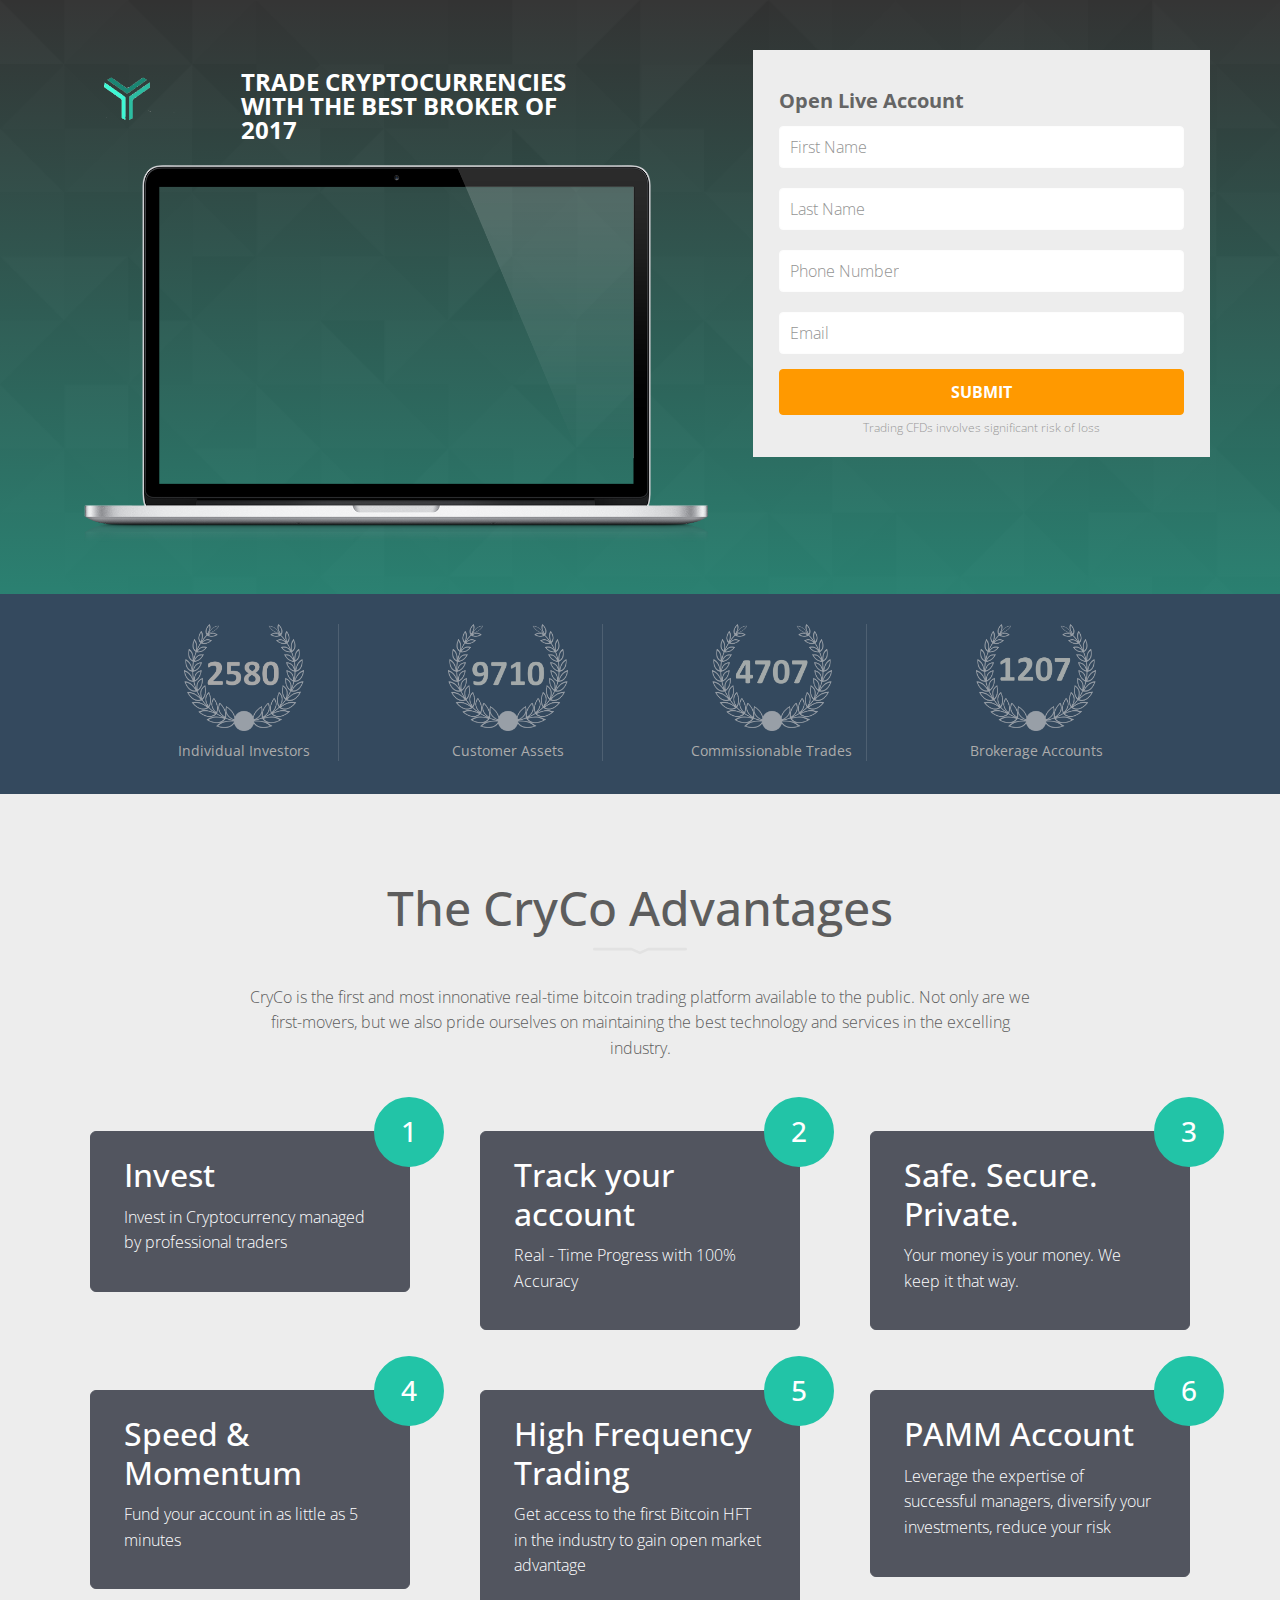
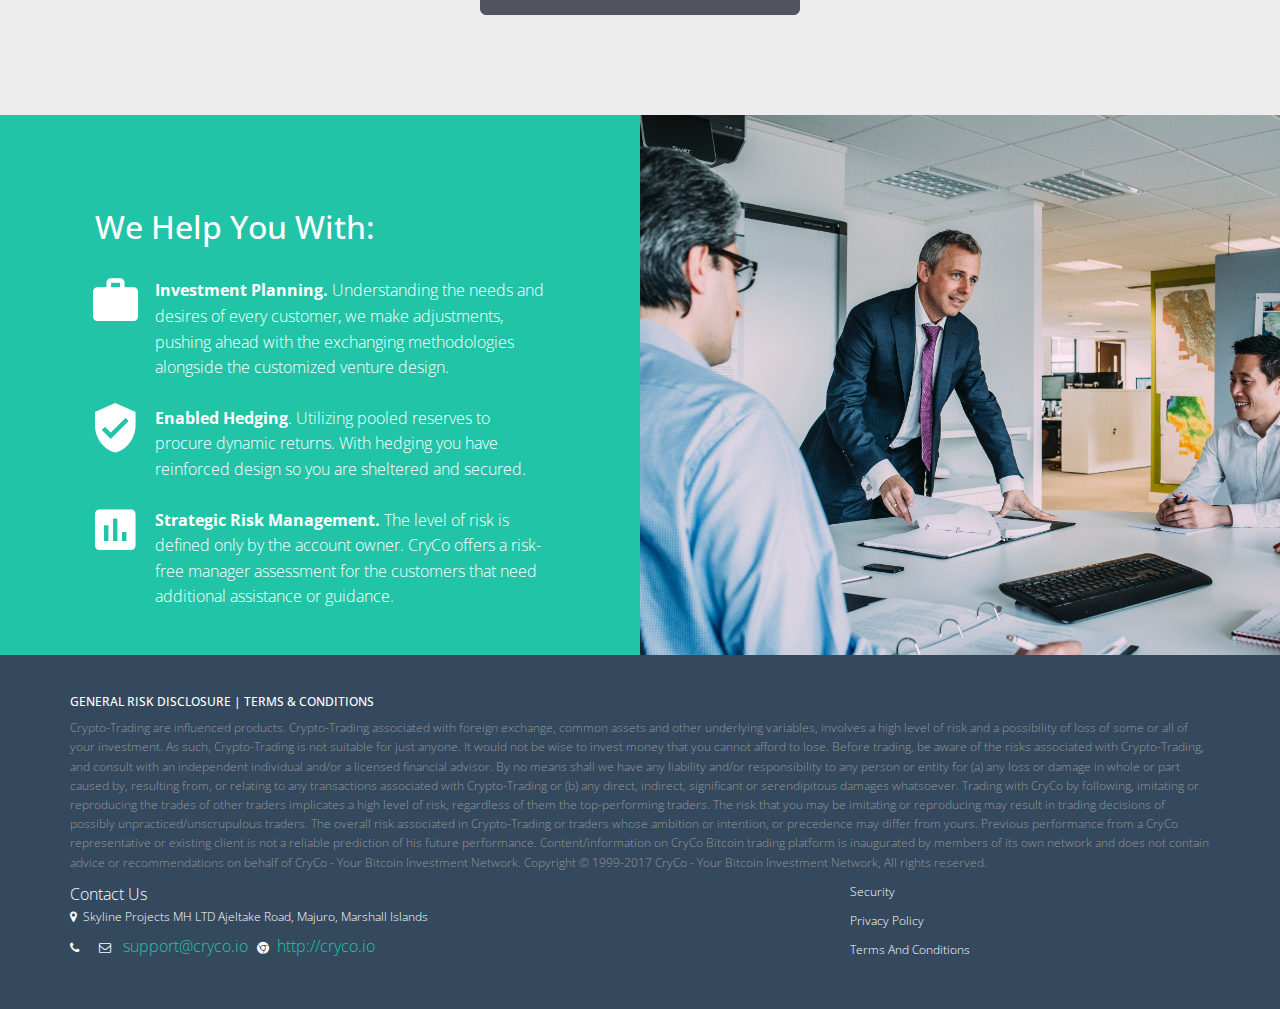
<file: index.html>
<!DOCTYPE html>
<html lang="en">
<head>
	<meta charset="utf-8">
	<meta http-equiv="X-UA-Compatible" content="IE=edge">
	<meta name="viewport" content="width=device-width, initial-scale=1">
	<!-- The above 3 meta tags *must* come first in the head; any other head content must come *after* these tags -->
	
	<!-- Website Title -->
	<title>CRYCO Landing Page </title>
	
	<meta property="og:site_name" content="" /> <!-- website name -->
	<meta property="og:site" content="" /> <!-- website link -->
	<meta property="og:title" content=""/> <!-- title shown in the actual shared post -->
	<meta property="og:description" content="" /> <!-- description shown in the actual shared post -->
	<meta property="og:image" content="" /> <!-- image link, make sure it's jpg -->
	<meta property="og:url" content="" /> <!-- where do you want your post to link to -->
	<meta property="og:type" content="article" />
	
	<!-- SEO Meta Tags -->
	<meta name="description" content="">
	<meta name="keywords" content="">
	
	<!-- Styles -->
	<link href="https://fonts.googleapis.com/css?family=Open+Sans:200,300,300i,500,700" rel="stylesheet">
	<link href="css/bootstrap.css" rel="stylesheet">
	<link href="css/font-awesome.css" rel="stylesheet">
	<link href="css/material-design-iconic-font.css" rel="stylesheet">
	<link href="css/swiper.css" rel="stylesheet">
	<link href="css/magnific-popup.css" rel="stylesheet">
	<link href="css/styles.css" rel="stylesheet">
	<link href="http://blazeworx.com/flags.css" rel="stylesheet">
	<!-- Favicon  -->
    <link rel="icon" href="images/favicon.png">
		
</head>
<body data-spy="scroll" data-target=".navbar-fixed-top">
	
	<!-- HEADER -->
	<header id="header" class="header background-tint">
		<div class="flex-container-wrapper"> <!-- IE fix for vertical alignment in flex box -->
			<div class="header-content">
				<div class="container">
					<div class="row row-small">
							<div class="col-sm-7 col-xs-12 logo_title">
                                <div class="row">
                                    <div class="col-sm-3 col-xs-4 logo">
                                        <img class="logo" src="images/Cryco_Logo.png" alt>
                                    </div>
                                    <div class="col-sm-7 col-xs-8 title">
                                        <h1 class="headline">TRADE CRYPTOCURRENCIES WITH THE BEST BROKER OF 2017</h1>
                                    </div>
                                </div>
                                <div class="row">
                                    <div class="col-sm-12 hidden-xs graph">
								<img id="mac-img" class="presenter-img img-responsive" src="images/mac.png" alt="Bitcoin chart picture">
                                    </div>
							</div>
                            </div>
                        
							<div class="col-sm-5 col-xs-12">
								<form id="RegistrationForm" data-toggle="validator">
									<p class="Openacc"><strong>Open Live Account </strong></p>
									<div class="form-group form-color">
										<input type="text" class="form-control-input" id="firstname" placeholder="First Name" required>
										<div class="help-block with-errors"></div>
									</div>

									<p><strong></strong></p>
									<div class="form-group form-color">
										<input type="text" class="form-control-input" id="lastname" placeholder="Last Name" required>
										<div class="help-block with-errors"></div>
									</div>

									<p><strong></strong></p>
									<div class="form-group form-color">
										<input type="text" class="form-control-input" id="phone" placeholder="Phone Number" required>
										<div class="help-block with-errors"></div>
									</div>
									
									<p><strong></strong></p>
									<div class="form-group form-color">
										<input type="email" class="form-control-input" id="email" placeholder="Email" required>
										<div class="help-block with-errors"></div>
									</div>
                                    <div class="form-group form-color">
                                        <div class="form-group">
                                            <div class="flagstrap" id="select_country" data-input-name="NewBuyer_country" data-selected-country="">
                                            </div>
                                        </div>
										<div class="help-block with-errors">
									</div>   
									<button type="submit" class="form-control-submit-button"><strong>SUBMIT</strong></button>
									<div class="form-message">
										<div id="msgSubmit" class="h3 text-center hidden"></div>
									</div>
                                    <div class="form-group loss"> Trading CFDs involves significant risk of loss
                                    </div>
                                    </div>
								</form>
							</div> <!-- end of col-md-6 -->
                            
                            
                            
                            
                            
                            
						 <!-- end of header-content-wrapper -->
					</div> <!-- end of row -->
				</div> <!-- end of container -->
			</div> <!-- end of header-content -->
		</div> <!-- end of IE vertical alignment fix -->
	</header> <!-- end of header -->
	
	
	<!-- STATISTICS -->
	<div class="statistics">
		<div class="container">
			<div class="row">
				<div class="col-md-12 text-center">
					<div class="number-container achiev-border">
					<img class="img-responsive achievements" src="/images/2580Investors.png" alt="Investors">
					<p class="big-numbers-heading">Individual Investors</p>
					</div>
					<div class="number-container achiev-border">
					<img class="img-responsive achievements" src="/images/9710Customerassets.png" alt="Customer Assets">
                    <p class="big-numbers-heading">Customer Assets</p>
					</div>
					<div class="number-container achiev-border">
					<img class="img-responsive achievements" src="/images/4707CommissionableTrades.png" alt="Commissionable Trades">
                    <p class="big-numbers-heading">Commissionable Trades</p>
					</div>
					<div class="number-container">
					<img class="img-responsive achievements" src="/images/1207BrokerageAccounts.png" alt="Brokerage Accounts">
                    <p class="big-numbers-heading">Brokerage Accounts</p>
					</div>
				</div>
			</div> <!-- end of row -->
		</div> <!-- end of container -->
	</div> <!-- end of statistics -->
	
	
	<!-- DURATION -->
	<div class="duration">
		<div class="container">
			<h2 class="text-center crycosub">The CryCo Advantages</h2>
			<img class="decorative-line" src="images/decorative-line.svg" alt="decorative line">
			<p class="crycosub seventy-percent-width">CryCo is the first and most innonative real-time bitcoin
trading platform available to the public. Not only are we
first-movers, but we also pride ourselves on maintaining the
best technology and services in the excelling industry.</p>
			<div class="row">
				<div class="col-md-4">
					<div class="duration-pane">
						<div class="day-circle">1</div>
						<h3>Invest</h3>
						<p>Invest in Cryptocurrency managed by professional traders</p>
					</div>
				</div>
				<div class="col-md-4">
					<div class="duration-pane">
						<div class="day-circle">2</div>
						<h3>Track your account</h3>
						<p>Real - Time Progress with 100% Accuracy</p>
	
					</div>
				</div>
				<div class="col-md-4">
					<div class="duration-pane">
						<div class="day-circle">3</div>
						<h3>Safe. Secure. Private.</h3>
						<p>Your money is your money. We keep it that way.</p>
					</div>
				</div>
			</div> <!-- end of row -->
            
            <div class="row">
				<div class="col-md-4">
					<div class="duration-pane">
						<div class="day-circle">4</div>
						<h3>Speed &#38; Momentum</h3>
						<p>Fund your account
in as little as 5 minutes</p>
					</div>
				</div>
				<div class="col-md-4">
					<div class="duration-pane">
						<div class="day-circle">5</div>
						<h3>High Frequency Trading</h3>
						<p>Get access to the first Bitcoin HFT in the industry to gain open market advantage</p>
					</div>
				</div>
				<div class="col-md-4">
					<div class="duration-pane">
						<div class="day-circle">6</div>
						<h3>PAMM Account</h3>
						<p>Leverage the expertise of successful managers, diversify your investments, reduce your risk </p>
					</div>
				</div>
			</div> <!-- end of row -->
		</div> <!-- end of container -->
        
	</div> <!-- end of duration -->
		<!-- FACTS 2 -->
	<div class="facts-2 clearfix">
		<div class="facts-2-image-pane">
		</div>

		<div class="facts-2-text-pane">
			<div class="facts-2-text-pane-container clearfix">
				<div class="facts-wrapper">
					<h3>We Help You With:</h3>
					<ul class="zmdi-hc-ul">
						<li><i class="zmdi-hc-li zmdi zmdi-case zmdi-hc-3x"></i><strong>Investment Planning.</strong> Understanding the needs and desires of every customer, we make adjustments, pushing ahead with the exchanging methodologies alongside the customized venture design.</li>
						<li><i class="zmdi-hc-li zmdi zmdi-shield-check zmdi-hc-3x"></i><strong>Enabled Hedging</strong>. Utilizing pooled reserves to procure dynamic returns. With hedging you have reinforced design so you are sheltered and secured.</li>
						<li><i class="zmdi-hc-li zmdi zmdi-chart zmdi-hc-3x"></i><strong>Strategic Risk Management.</strong> The level of risk is defined only by the account owner. CryCo offers a risk-free manager assessment for the customers that need additional assistance or guidance. </li>
					</ul>
				</div>
			</div>
		</div>
	</div> <!-- end of facts-2 -->

	<!-- FOOTER -->
	<div id="footer" class="footer">
		<div class="container">
            <div class="row">
               <div class="col-md-12">
                   <h6>GENERAL RISK DISCLOSURE | TERMS &#38; CONDITIONS</h6>
                   <p class="footer-risk">Crypto-Trading are influenced products. Crypto-Trading associated with foreign exchange, common assets and other underlying variables, involves a high level of risk and a possibility of loss of some or all of your investment. As such, Crypto-Trading is not suitable for just anyone. It would not be wise to invest money that you cannot afford to lose. Before trading, be aware of the risks associated with Crypto-Trading, and consult with an independent individual and/or a licensed financial advisor. By no means shall we have any liability and/or responsibility to any person or entity for (a) any loss or damage in whole or part caused by, resulting from, or relating to any transactions associated with Crypto-Trading or (b) any direct, indirect, significant or serendipitous damages whatsoever. Trading with CryCo by following, imitating or reproducing the trades of other traders implicates a high level of risk, regardless of them the top-performing traders. The risk that you may be imitating or reproducing may result in trading decisions of possibly unpracticed/unscrupulous traders. The overall risk associated in Crypto-Trading or traders whose ambition or intention, or precedence may differ from yours. Previous performance from a CryCo representative or existing client is not a reliable prediction of his future performance. Content/information on CryCo Bitcoin trading platform is inaugurated by members of its own network and does not contain advice or recommendations on behalf of CryCo - Your Bitcoin Investment Network. Copyright © 1999-2017 CryCo - Your Bitcoin Investment Network, All rights reserved.</p>
                </div>
            </div>
			<div class="row">
				<div class="col-md-8">
					<div class="footer-pane">
						<div class="footer-details">
							<h7>Contact Us</h7>
							<p><i class="fa fa-map-marker" aria-hidden="true"></i> Skyline Projects MH LTD Ajeltake Road, Majuro, Marshall Islands</p>
							<p><i class="fa fa-phone" aria-hidden="true"><a class="phone-number" href="tel:003024630820"></a></i>&nbsp;&nbsp;
							<i class="fa fa-envelope-o" aria-hidden="true"><a href="mailto:support@cryco.io" target="_blank"> support@cryco.io</a></i>&nbsp;&nbsp;<i class="fa fa-chrome" aria-hidden="true"><a href="http://cryco.io" target="_blank">http://cryco.io</a></i></p>
						</div>
					</div>
				</div>
				
				<div class="col-md-4">
					<div class="footer-pane">
						<p>Security</p>
						<p>Privacy Policy</p>
						<p>Terms And Conditions</p>
					</div>
				</div>
				
			</div> <!-- end of row -->
		</div> <!-- end of container -->
	</div> <!-- end of footer -->
	
	<!-- SCRIPTS -->
	<script src="js/jquery-2.2.4.min.js" type="text/javascript"></script> <!-- jQuery v2.2.4 - necessary for Bootstrap's JavaScript plugins -->
	<script src="js/bootstrap.min.js" type="text/javascript"></script> <!-- Bootstrap v3.3.7 -->
	<script src="js/jquery.easing.min.js" type="text/javascript"></script> <!-- jQuery Easing v1.3 for smooth scrolling between anchors -->
	<script src="js/jquery.magnific-popup.js" type="text/javascript"></script> <!-- Magnific Popup v1.1.0 for lightboxes -->
	<script src="js/waypoints.min.js" type="text/javascript"></script> <!-- jQuery Waypoints v2.0.3 required by Counter-Up -->
	<script src="js/jquery.counterup.min.js" type="text/javascript"></script> <!-- Counter-Up v1.0 for statistics -->
	<script src="js/validator.min.js" type="text/javascript"></script> <!--  Validator.js v0.11.8 Bootstrap plugin that validates the registration form -->
	<script src="js/scripts.js" type="text/javascript"></script> <!-- Custom scripts -->
    <script src="http://blazeworx.com/jquery.flagstrap.min.js"></script>
    <script>
$(document).ready(function () {
    $('#select_country').attr('data-selected-country','CN');
    $('#select_country').flagStrap();
});
</script>
             
   
    <!--Bitcoin Script -->
    <script>
  (function(b,i,t,C,O,I,N) {
    window.addEventListener('load',function() {
      if(b.getElementById(C))return;
      I=b.createElement(i),N=b.getElementsByTagName(i)[0];
      I.src=t;I.id=C;N.parentNode.insertBefore(I, N);
    },false)
  })(document,'script','https://widgets.bitcoin.com/widget.js','btcwdgt');
</script>
	<!--Bitcoin Script End -->

</body>
</html>
</file>
<file: css/styles.css>
/*****************************************
Colors:
- Darkest, navbar, first background: #1a1b20
- Darker, second background: #24252c
- Dark, nav-pills: #52555f
- Green, regular buttons: #00bb5c
- Dark green, buttons on green: #00763a
- Text: #fff
- Cryco: #22c4a7
******************************************/

/******************************/
/*     01. GENERAL STYLES     */
/******************************/
body {
	color: #fff;
	font: 300 16px/1.6em "Open Sans", sans-serif;
}

h1 {
	font: 500 38px/1.1em "Open Sans", serif;
}

h2 {
	font: 500 36px/1.1em "Open Sans", sans-serif;
}

h3 {
	font: 500 26px/1.2em "Open Sans", sans-serif;
}

h4 {
	font: 500 22px/1.4em "Open Sans", sans-serif;
}

h5 {
	font: 500 20px/1.5em "Open Sans", sans-serif;
}

p {
	font: 300 16px/1.6em "Open Sans", sans-serif;
}

p.seventy-percent-width {
	width: 100%;
	text-align: center;
}

a {
	color: #22c4a7;
	text-decoration: none;
}

a:hover {
	color: #fff;
	text-decoration: none;
}

img.decorative-line {
	display: block;
	width: 94px;
	height: 8px;
	margin: 15px auto 30px auto;
}

.button-solid {
	display: inline-block;
	max-width: 250px;
	height: 42px;
	padding-right: 34px;
	padding-left: 34px;
	border: 1px solid #22c4a7;
	border-radius: 50px;
	background-color: #22c4a7;
	color: #fff;
	font: 500 15px/40px "Open Sans", sans-serif;
	transition: border .3s ease, background-color .3s ease, color .3s ease;
}

.button-solid.large {
	height: 54px;
	margin-top: 20px;
	padding-right: 38px;
	padding-left: 38px;
	border: 1px solid #22c4a7;
	border-radius: 50px;
	background-color: #22c4a7;
	font: 500 18px/51px "Open Sans", sans-serif;
}

.button-solid:hover,
.button-solid.large:hover {
	border: 1px solid #25c86a;
	background-color: transparent;
	color: #fff;
	text-decoration: none;
}

.button-outline {
	display: inline-block;
	max-width: 250px;
	height: 42px;
	padding-right: 34px;
	padding-left: 34px;
	border: 1px solid #fff;
	border-radius: 50px;
	background-color: transparent;
	color: #fff;
	font: 500 15px/40px "Open Sans", sans-serif;
	transition: border .3s ease, background-color .3s ease, color .3s ease;
}

.button-outline:hover {
	border: 1px solid #25c86a;
	background-color: #25c86a;
}


/******************************/
/*      LOGO/HEADLINE   */
/******************************/

.logo{
    height: 50px;
    margin-top: 2px;
}

.headline{
    font-size: 24px!important;
    font-weight: 700!important;
    color: white!important;
    margin-top: 0!important;
}

.logo_title{
    padding-top: 20px;
    display: flex;
    flex-direction: column;
}

/************Achievements********************/
.achievements{
    width: 120px;
    display: block;
    margin: auto;
    margin-bottom: 10px;
}

img{
    vertical-align: middle;
    border: 0;
}

.achiev-border{
    border-right: 1px solid rgba(186,190,196,0.2);
}
/****************Form ********************/

#RegistrationForm {
    border: 1px solid #ededed;
    background-color: #ededed;
    padding: 15px 25px 0px 25px;
}

.Openacc {
    color: #656565;
}

.loss{
    color: #989898;
    text-align: center;
    font-size: 75%;
}

.form-control-input {
	height: 40px;
	width: 100%;
	padding-left: 10px;
	background-color: #ffffff;
	border: 1px solid #fdfdfd;
	border-radius: 4px;	
	color: #656565;
	font: 300 16px/1.6em "Open sans", sans-serif;
	-webkit-appearance: none; /* removes inner shadow on form inputs on ios safari */
}

.form-control-textarea {
	width: 100%;
	padding-left: 10px;
	border: 1px solid #52555f;
	border-radius: 4px;
	background-color: #52555f;
	color: #656565;
	font: 300 16px/1.6em "Open Sans", sans-serif;
}

.form-control-submit-button {
	display: block;
	width: 100%;
	height: 40px;
	border: 1px solid #FF9900;
	border-radius: 4px;
	background-color: #FF9900;
	color: #fff;
	font: 500 16px/36px "Open Sans", sans-serif;
	transition: background-color .3s ease, color .3s ease;
}

.form-control-submit-button:hover {
	background-color: transparent;
	color: #fff;
}

.form-control-input::-webkit-input-placeholder,
.form-control-textarea::-webkit-input-placeholder { /* WebKit, Blink, Edge */
    color: #656565;
	opacity: 0.7;
}

.form-control-input:-moz-placeholder,
.form-control-textarea:-moz-placeholder { /* Mozilla Firefox 4 to 18 */
   	color: #656565;
	opacity: 0.7;
}

.form-control-input::-moz-placeholder,
.form-control-textarea::-moz-placeholder { /* Mozilla Firefox 19+ */
	color: #656565;
	opacity: 0.7;
}

.form-control-input:-ms-input-placeholder,
.form-control-textarea:-ms-input-placeholder { /* Internet Explorer 10-11 */
   	color:#656565;
	opacity: 0.7;
}

.flagstrap{
  
}
/****************Form End********************/


/* Form Success And Error Message Formatting */
#msgSubmit.h3.text-center.tada.animated.text-success,
#cmsgSubmit.h3.text-center.tada.animated.text-success,
#msgSubmit.h3.text-center.text-danger,
#cmsgSubmit.h3.text-center.text-danger {
	margin-top: 12px;
	margin-bottom: 8px;
	color: #fff;
	font: 300 18px/1em "Open Sans", sans-serif;
}

#cmsgSubmit.h3.text-center.tada.animated.text-success,
#cmsgSubmit.h3.text-center.text-danger {
	display: block;
}

.help-block.with-errors {
	margin-top: 6px;
	margin-bottom: 0px;
	color: #ff3d39;
	font-size: 14px;
	line-height: 1.2em;
}

.help-block.with-errors ul {
	margin-bottom: 0px;
}

/* Form Success And Error Message Animation From Animate.css */
@-webkit-keyframes tada {
	from {
		-webkit-transform: scale3d(1, 1, 1);
		-ms-transform: scale3d(1, 1, 1);
		transform: scale3d(1, 1, 1);
	}

	10%, 20% {
		-webkit-transform: scale3d(.9, .9, .9) rotate3d(0, 0, 1, -3deg);
		-ms-transform: scale3d(.9, .9, .9) rotate3d(0, 0, 1, -3deg);
		transform: scale3d(.9, .9, .9) rotate3d(0, 0, 1, -3deg);
	}

	30%, 50%, 70%, 90% {
		-webkit-transform: scale3d(1.1, 1.1, 1.1) rotate3d(0, 0, 1, 3deg);
		-ms-transform: scale3d(1.1, 1.1, 1.1) rotate3d(0, 0, 1, 3deg);
		transform: scale3d(1.1, 1.1, 1.1) rotate3d(0, 0, 1, 3deg);
	}

	40%, 60%, 80% {
		-webkit-transform: scale3d(1.1, 1.1, 1.1) rotate3d(0, 0, 1, -3deg);
		-ms-transform: scale3d(1.1, 1.1, 1.1) rotate3d(0, 0, 1, -3deg);
		transform: scale3d(1.1, 1.1, 1.1) rotate3d(0, 0, 1, -3deg);
	}

	to {
		-webkit-transform: scale3d(1, 1, 1);
		-ms-transform: scale3d(1, 1, 1);
		transform: scale3d(1, 1, 1);
	}
}

@keyframes tada {
	from {
		-webkit-transform: scale3d(1, 1, 1);
		-ms-transform: scale3d(1, 1, 1);
		transform: scale3d(1, 1, 1);
	}

	10%, 20% {
		-webkit-transform: scale3d(.9, .9, .9) rotate3d(0, 0, 1, -3deg);
		-ms-transform: scale3d(.9, .9, .9) rotate3d(0, 0, 1, -3deg);
		transform: scale3d(.9, .9, .9) rotate3d(0, 0, 1, -3deg);
	}

	30%, 50%, 70%, 90% {
		-webkit-transform: scale3d(1.1, 1.1, 1.1) rotate3d(0, 0, 1, 3deg);
		-ms-transform: scale3d(1.1, 1.1, 1.1) rotate3d(0, 0, 1, 3deg);
		transform: scale3d(1.1, 1.1, 1.1) rotate3d(0, 0, 1, 3deg);
	}

	40%, 60%, 80% {
		-webkit-transform: scale3d(1.1, 1.1, 1.1) rotate3d(0, 0, 1, -3deg);
		-ms-transform: scale3d(1.1, 1.1, 1.1) rotate3d(0, 0, 1, -3deg);
		transform: scale3d(1.1, 1.1, 1.1) rotate3d(0, 0, 1, -3deg);
	}

	to {
		-webkit-transform: scale3d(1, 1, 1);
		-ms-transform: scale3d(1, 1, 1);
		transform: scale3d(1, 1, 1);
	}
}

.tada {
	-webkit-animation-name: tada;
	animation-name: tada;
}

.animated {
	-webkit-animation-duration: 1s;
	animation-duration: 1s;
	-webkit-animation-fill-mode: both;
	animation-fill-mode: both;
}
/* end of form success and error message animation from Animate.css */


/* Fade-move Animation Details Lightbox */
/* at start */
.my-mfp-slide-bottom .zoom-anim-dialog {
	opacity: 0;
	transition: all 0.2s ease-out;
	-webkit-transform: translateY(-20px) perspective( 600px ) rotateX( 10deg );
	-ms-transform: translateY(-20px) perspective( 600px ) rotateX( 10deg );
	transform: translateY(-20px) perspective( 600px ) rotateX( 10deg );
}

/* animate in */
.my-mfp-slide-bottom.mfp-ready .zoom-anim-dialog {
	opacity: 1;
	-webkit-transform: translateY(0) perspective( 600px ) rotateX( 0 ); 
	-ms-transform: translateY(0) perspective( 600px ) rotateX( 0 ); 
	transform: translateY(0) perspective( 600px ) rotateX( 0 ); 
}

/* animate out */
.my-mfp-slide-bottom.mfp-removing .zoom-anim-dialog {
	opacity: 0;
	-webkit-transform: translateY(-10px) perspective( 600px ) rotateX( 10deg ); 
	-ms-transform: translateY(-10px) perspective( 600px ) rotateX( 10deg ); 
	transform: translateY(-10px) perspective( 600px ) rotateX( 10deg ); 
}

/* Dark overlay, start state */
.my-mfp-slide-bottom.mfp-bg {
	opacity: 0;
	transition: opacity 0.3s ease-out;
}

/* animate in */
.my-mfp-slide-bottom.mfp-ready.mfp-bg {
	opacity: 0.8;
}

/* animate out */
.my-mfp-slide-bottom.mfp-removing.mfp-bg {
	opacity: 0;
}
/* end of fade-move animation details lightbox */


/* Fade Animation For Image Swiper Gallery */
@-webkit-keyframes fadeIn {
	from {
		opacity: 0;
	}

	to {
		opacity: 1;
	}
}

@keyframes fadeIn {
	from {
		opacity: 0;
	}

	to {
		opacity: 1;
	}
}

.fadeIn {
	-webkit-animation: fadeIn 0.6s;
	animation: fadeIn 0.6s;
}

@-webkit-keyframes fadeOut {
	from {
		opacity: 1;
	}

	to {
		opacity: 0;
	}
}

@keyframes fadeOut {
	from {
		opacity: 1;
	}

	to {
		opacity: 0;
	}
}

.fadeOut {
	-webkit-animation: fadeOut 0.8s;
	animation: fadeOut 0.8s;
}
/* end of fade animation for image swiper gallery */


/*************************/
/*     02. PRELOADER     */
/*************************/
.spinner-wrapper {
	position: fixed;
	z-index: 999999;
	top: 0;
	right: 0;
	bottom: 0;
	left: 0;
	background: rgba(26, 27, 32, 1);
}

.spinner {
	position: absolute;
	top: 50%; /* centers the loading animation vertically one the screen */
	left: 50%; /* centers the loading animation horizontally one the screen */
	width: 60px;
	height: 20px;
	margin: -10px 0 0 -30px; /* is width and height divided by two */ 
	text-align: center;
}

.spinner > div {
	display: inline-block;
	width: 16px;
	height: 16px;
	border-radius: 100%;
	background-color: #fff;
	-webkit-animation: sk-bouncedelay 1.4s infinite ease-in-out both;
	animation: sk-bouncedelay 1.4s infinite ease-in-out both;
}

.spinner .bounce1 {
	-webkit-animation-delay: -0.32s;
	animation-delay: -0.32s;
}

.spinner .bounce2 {
	-webkit-animation-delay: -0.16s;
	animation-delay: -0.16s;
}

@-webkit-keyframes sk-bouncedelay {
	0%, 80%, 100% { 
		-webkit-transform: scale(0); 
	}
	
	40% {
		-webkit-transform: scale(1.0);
	}
}

@keyframes sk-bouncedelay {
	0%, 80%, 100% { 
		-webkit-transform: scale(0);
		-ms-transform: scale(0);
		transform: scale(0);
	}
	
	40% { 
		-webkit-transform: scale(1.0);
		-ms-transform: scale(1.0);
		transform: scale(1.0);
	}
}


/**************************/
/*     03. NAVIGATION     */
/**************************/
.navbar {
	border-bottom: 1px solid #1a1b20;
	background: #1a1b20;
}

.navbar .nav.navbar-nav {
	margin-top: 0px;
	margin-bottom: 0px;
	padding-top: 10px;
	padding-bottom: 10px;
}

.navbar .navbar-collapse {
	border-top: none;
}

/* Logo */
.navbar .navbar-brand {
	margin-top: 6px;
	margin-bottom: 6px;
	padding-top: 12px;
}

.navbar .navbar-brand img {
	width: 100px;
	height: 26px;
}

/* Menu links */
.navbar .nav.navbar-nav li a {
	color: #fff;
	opacity: 0.8;
	font: 500 14px/1em "Open Sans", sans-serif; 
}

.navbar .nav.navbar-nav li a:hover,
.navbar .nav.navbar-nav li.active a {
	background-color: transparent;
	color: #fff;
	opacity: 1;
}

/* Mobile menu toggle button - pressed */
.navbar .navbar-toggle,
.navbar .navbar-toggle:hover,
.navbar .navbar-toggle:active,
.navbar .navbar-toggle.collapsed:active {
	margin-top: 16px;
	border: 1px solid #fff;
	background-color: #fff;
}

.navbar .navbar-toggle .icon-bar,
.navbar .navbar-toggle:hover .icon-bar,
.navbar .navbar-toggle:active .icon-bar,
.navbar .navbar-toggle.collapsed:active .icon-bar {
	background-color: #58637e;
} 
/* end of mobile menu toggle button - pressed */

/* Mobile menu toggle button */
.navbar .navbar-toggle.collapsed {
	border: 1px solid transparent;
	background-color: transparent;
}

.navbar .navbar-toggle.collapsed .icon-bar {
	background-color: #fff;
}
/* end of mobile menu toggle button */

/* Navbar in mobile mode on medium displays */
.navbar-header {
	float: none;
}

.navbar-left,.navbar-right {
	float: none !important;
}

.navbar-toggle {
	display: block;
}

.navbar-collapse.collapse {
	display: none!important;
}

.navbar-nav > li {
	float: none;
}

.navbar-right {
	margin-right: 0px;
}

.collapse.in {
	display: block !important;
}

.navbar-nav > li > a {
	padding-top: 10px;
	padding-bottom: 10px;
}
/* end of navbar in mobile mode on medium displays */


/**********************/
/*     04. HEADER     */
/**********************/
.header {
	position: relative;
	width: 100%;
	min-height: 100%;
    background-image: linear-gradient(rgba(34, 196, 167, 0),rgba(34, 196, 167, 0.53)), url('/images/footer_lodyas.png');
    background-color: #22c4a7;
	background-size: cover;
}


/* IE fix for vertical alignment in flex box */
.header .flex-container-wrapper {
	display: flex;
	flex-direction: column;
	height: 100%; 
}

.header .header-content {
	display: flex;
	flex-direction: column;
	justify-content: center;
	min-height: 50vh;
	padding-top: 50px;
	padding-bottom: 0px;
    margin-bottom: -10px;
	text-align: center;
}

.header .countdown {
	font: 500 32px/0.5em "Open Sans", sans-serif;
	margin-bottom: 25px;
	text-align: center;
}

.header .countdown #clock .counter-number {
	display: inline-block;
	width: 100px;
	height: 100px;
	margin-right: 12px;
	padding-top: 33px;
	margin-top: 15px;
	border: 2px solid #fff;
	border-radius: 50%;
	background-color: transparent;
	text-align: center;
}

.header .countdown #clock .separator {
	display: none;
	height: 30px;
	vertical-align: top;
	margin-top: 30px;
	margin-right: 10px;
	margin-left: 10px;
}

.header .countdown #clock .timer-text {
	font: 300 12px/1em "Open Sans", sans-serif;
	text-align: center;
}

.header p {
	margin-top: 20px;
	margin-right: 10px;
	font: 300 20px/1.5em "Open Sans", sans-serif;
	text-align: center;
}

.header .form-control-input {
	height: 42px;
}

.header .form-control-submit-button {
	height: 46px;
}

/* Magnific Popup Terms And Conditions Content */
.terms-and-conditions-container {
	position: relative;
	max-width: 1000px;
	margin: 40px auto;
	padding: 25px;
	background: #24252c;
	text-align: left;
}

.terms-and-conditions-container h3 {
	margin-top: 0px;
	text-align: center;
}

.terms-and-conditions-container h4 {
	margin-top: 25px;
	margin-bottom: 10px;
}

.terms-and-conditions-container hr {
	width: 40px;
	margin-top: 14px;
	margin-bottom: 12px;
	margin-right: auto;
	margin-left: auto;
	border: 1px solid #dcdcdc;
}

.terms-and-conditions-container ul {
	margin-top: 0px;
	margin-bottom: 5px;
	padding-left: 30px;
}

.terms-and-conditions-container .highlight-box {
	margin-top: 25px;
	padding: 1px 23px 12px 23px;
	background-color: #52555f;
}

.terms-and-conditions-container .highlight-box p {
	margin-top: 16px;
	margin-bottom: 8px;
	font-style: italic;
}

.terms-and-conditions-container .buttons {
	text-align: center;
	margin-bottom: 8px;
}

.terms-and-conditions-container .button-outline {
	margin-top: 25px;
}

.terms-and-conditions-container button.mfp-close.x-button {
	position: absolute;
	top: -5px;
	right: 13px;
	width: 10px;
	height: 10px;
	color: #fff;
}

.terms-and-conditions-container a.mfp-close.as-button {
	position: relative;
	width: auto;
	margin-right: 4px;
	color: #fff;
	opacity: 1;
}


/****************************/
/*     05. TESTIMONIALS     */
/****************************/
.testimonials {
	padding-top: 40px;
	padding-bottom: 40px;
	background: #24252c; 
	text-align: center;
}

.testimonials img {
	width: 90px;
	height: 90px;
	margin-top: 40px;
}

.testimonials .carousel-inner {
	margin-bottom: 50px;
}

.testimonials .carousel-inner .mb-0 {
	margin-top: 15px;
	margin-bottom: 6px;
	font: italic 300 18px/1.6em "Open Sans", sans-serif;
}

.testimonials .carousel-inner h5 {
	margin-top: 0px;
}

.testimonials .carousel-indicators {
	margin-bottom: -50px;
}

.testimonials .carousel-indicators li {
	width: 11px;
	height: 11px;
	margin-right: 2px;
	margin-left: 2px;
	border: 1px solid #a0a1a5;
	background-color: #a0a1a5;
}

.testimonials .carousel-indicators li.active {
	width: 11px;
	height: 11px;
	margin-top: 1px;
	margin-bottom: 1px;
	border: 1px solid #ebeaea;
	background-color: #ebeaea;
}


/************************/
/*     06. OVERVIEW     */
/************************/
.overview {
	position: relative;
	padding-top: 60px;
	background: #1a1b20;
	text-align: center;
}

.overview p {
	margin-bottom: 50px;
}

.overview img {
	margin-right: auto;
	margin-left: auto;
}


/************************/
/*     07. DURATION     */
/************************/
.duration {
	padding-top: 60px;
	padding-bottom: 90px;
	background-color: #ededed;
	background-size: cover;
}

.duration .duration-pane {
	position: relative;
	width: 98%;
	margin-top: 60px;
	padding: 18px 22px 20px 20px;
	border: 1px solid #52555f;
	background-color: #52555f;
	border-radius: 6px;
}

.duration .day-circle {
	position: absolute;
	top: -25px;
	right: -13px;
	width: 50px;
	height: 50px;
	padding-top: 10px;
	border-radius: 50px;
	border: 2px solid #22c4a7;
	background-color: #22c4a7;
	color: #fff;
	font: 500 24px/1.2em "Open Sans", sans-serif;
	text-align: center;
}

.duration h3 {
	margin-top: 0px;
	
}

.duration .fa-ul {
	margin-left: 1.1em;
	margin-bottom: 0px;
}

.duration .fa-ul i {
	top: 0.7em;
	padding-right: 4px;
	font-size: 10px;
}

.crycosub{
    color:#5d5d5d;
}

/***********************/
/*     08. DETAILS     */
/***********************/
.details {
	padding-top: 65px;
	padding-bottom: 90px;
	background-color: #24252c;
}

.details .decorative-line {
	margin-bottom: 22px;
}

.details .nav-pills {
	margin-top: 20px;
}

.details .nav-pills > li + li {
	margin-left: 0px;
}

.details .nav-pills li a {
	height: 48px;
	margin-top: 15px;
	padding: 0px 45px 0px 45px;
	border: 1px solid #52555f;
	border-radius: 4px;
	background-color: #52555f;
	color: #fff;
	font: 500 20px/2.3em "Open Sans", sans-serif;
	transition: border .3s ease, background-color .3s ease, color .3s ease;
}

.details .nav-pills li.active a,
.details .nav-pills li a:hover {
	border: 1px solid #22c4a7;
	background-color: #22c4a7;
	color: #fff;
}

.details .tab-content {
	margin-top: 60px;
}

/* Tab_a */
.panel-group .panel {
    border: none;
    margin-bottom: 20px;
	background-color: transparent;
}

.details .panel-default {
	margin-bottom: 26px;
	padding-bottom: 26px;
	border-bottom: 1px solid #52555f;
}

.panel-group .panel-heading {
    padding: 0;
	background-color: transparent;
}

.panel-group .panel-title a {
	position: relative;
	display: block;
	padding: 0px 0px 0px 0px;
	border: 1px solid transparent;
	border-radius: 25px;
    background-color: transparent;
    color: #fff;
    font: 500 22px/1.2em "Open Sans", sans-serif;
	transition: all 0.3s ease;
}

.panel-group .panel-title a.collapsed {
	border: 1px solid transparent;
	background-color: transparent;
    color: #fff;
}
.panel-group .panel-title a.collapsed:hover {
    background-color: transparent;
    color: #fff;
}

.panel-group .panel-title a .circle-numbering {
	float: left;
	display: inline-block;
	width: 32px;
	height: 32px;
	padding-top: 2px;
	margin-right: 10px;
	border-radius: 50px;
	background-color: #22c4a7;
	text-align: center;
	transition: background-color 0.3s ease;
}

.panel-group .panel-title a.collapsed .circle-numbering {
	background-color: #52555f;
}

.panel-group .panel-title:hover a.collapsed .circle-numbering {
	background-color: #22c4a7;
}

.panel-group .panel-title a .panel-title-text {
	vertical-align: middle;
	line-height: 1.4em;
}

.details .panel-body {
	padding: 5px 0 0 0;
	background-color: transparent;
}

.details .panel-default > .panel-heading + .panel-collapse > .panel-body {
    border-top: 0px none;
}

.details .my-swiper-container {
	overflow: hidden;
	margin: 50px auto 0px auto;
}

.details .my-swiper-container .swiper-pagination {
	margin-bottom: -40px;
}

.details .my-swiper-container .swiper-pagination .swiper-pagination-bullet {
	width: 10px;
	height: 10px;
	background: #b4b4b4;
	opacity: 0.5;
}

.details .my-swiper-container .swiper-pagination .swiper-pagination-bullet.swiper-pagination-bullet-active {
	background: #b4b4b4;
	opacity: 1;
}

.details .my-swiper-container .swiper-slide {
	background: #fff;
	font-size: 18px;
	line-height: 300px;
	text-align: center;
}

.details .my-swiper-container .swiper-button-next {
	right: 30px;
	background-image: url("data:image/svg+xml;charset=utf-8,%3Csvg%20xmlns%3D'http%3A%2F%2Fwww.w3.org%2F2000%2Fsvg'%20viewBox%3D'0%200%2027%2044'%3E%3Cpath%20d%3D'M27%2C22L27%2C22L5%2C44l-2.1-2.1L22.8%2C22L2.9%2C2.1L5%2C0L27%2C22L27%2C22z'%20fill%3D'%23f4f4f4'%2F%3E%3C%2Fsvg%3E");
}

.details .my-swiper-container .swiper-button-prev {
	left: 30px;
	background-image: url("data:image/svg+xml;charset=utf-8,%3Csvg%20xmlns%3D'http%3A%2F%2Fwww.w3.org%2F2000%2Fsvg'%20viewBox%3D'0%200%2027%2044'%3E%3Cpath%20d%3D'M0%2C22L22%2C0l2.1%2C2.1L4.2%2C22l19.9%2C19.9L22%2C44L0%2C22L0%2C22L0%2C22z'%20fill%3D'%23f4f4f4'%2F%3E%3C%2Fsvg%3E");
}

/* Tab_b */
.details .tab-content .tab-b h3 {
	margin-top: 30px;
	margin-bottom: 20px;
}

.details .tab-content .tab-b .fa-ul {
	margin-left: 1.6em;	
	margin-bottom: 20px;
}

.details .tab-content .tab-b .fa-li {
	margin-top: 0.16em;
}

/* Tab_c */
.details .tab-content .tab-c .features-row {
	margin-bottom: 20px;
}

.details .tab-content .tab-c span.fa {
	float: left;
	margin-right: 20px;
	color: #22c4a7;
}

.details .tab-content .tab-c h4 {
	margin-top: 0px;
	margin-bottom: 0px;
}

.details .tab-content .tab-c img {
	margin-top: 30px;
}


/**************************/
/*     10. BOTH FACTS     */
/**************************/
.facts-1 h3, 
.facts-2 h3 {
	margin-bottom: 25px;
}

.facts-1 .zmdi-hc-ul,
.facts-2 .zmdi-hc-ul {
	margin-left: 30px;
}

.facts-1 .zmdi-hc-ul li,
.facts-2 .zmdi-hc-ul li {
	margin-top: 25px;
}

.facts-1 .zmdi-hc-ul li .zmdi,
.facts-2 .zmdi-hc-ul li .zmdi {
	left: -1.9em;
	margin-top: -2px;
	font-size: 24px;
}

.facts-1 .facts-wrapper,
.facts-2 .facts-wrapper {
	width: 100%;
}


/***********************/
/*     11. FACTS 1     */
/***********************/
.facts-1 {
	padding-bottom: 75px;
	background-color: #22c4a7;
}

.facts-1 .facts-1-image-pane {
	height: 350px;
	margin: auto;
	background: url('http://placehold.it/1920x1080/858ca1/fff/') center no-repeat;
	background-size: cover;
}

.facts-1 img {
	margin: 50px auto 35px auto;
}

.facts-1 .facts-1-text-pane-container {
	margin-right: 15px;
	margin-left: 15px;
	padding-top: 63px;
	padding-bottom: 0px;
}

.facts-1 .facts-1-text-pane-container h3 {
	margin-bottom: 32px;
}


/***********************/
/*     12. FACTS 2     */
/***********************/
.facts-2 {
	padding-bottom: 75px;
	background-color: #22c4a7;
}

.facts-2 hr.under-heading {
	margin-bottom: 40px;
}

.facts-2 .facts-2-text-pane-container {
	margin-right: 15px;
	margin-left: 15px;
	padding-top: 63px;
	padding-bottom: 0px;
}

.facts-2 .facts-2-text-pane-container h3 {
	margin-bottom: 32px;
}

.facts-2 .facts-2-image-pane {
	height: 350px;
	margin: auto;
	background: linear-gradient(rgba(255, 99, 30, 0.0), rgba(255, 99, 30, 0.0)), url(../ima) center no-repeat;
	background-size: cover;
    background-image: url(../images/paul-bence-395888.jpg)
}

/**********************************/
/*     14. FREQUENT QUESTIONS     */
/**********************************/
.frequent-questions {
	padding-top: 63px;
	padding-bottom: 46px;
	background-color: #24252c;
}

.frequent-questions .decorative-line {
	margin-bottom: 38px;
}

.frequent-questions .answer {
	margin-bottom: 40px;
}

.frequent-questions .question {
	margin-bottom: 13px;
}

.frequent-questions .question .frequent-icon,
.frequent-questions .answer .frequent-icon {
	float: left;
	display: inline-block;
	width: 46px;
	padding-top: 8px;
	padding-bottom: 9px;
	margin-right: 12px;
	border-radius: 3px;
	background-color: #44454d;
	font: 500 20px/1.5em "Open Sans", sans-serif;
	text-align: center;
}

.frequent-questions .answer .frequent-icon {
	margin-top: 6px;
}

.frequent-questions .question .frequent-text {
	margin-top: 7px;
}

.frequent-questions .frequent-text {
	display: inline;
}


/**************************/
/*     15. STATISTICS     */
/**************************/
.statistics {
	padding-top: 30px;
	padding-bottom: 30px;
	background-color: #34495e;
}


.statistics .number-container {
	display: inline-block;
	min-width: 190px; 
}

.statistics p {
	margin-top: 60px;
	margin-bottom: 0px;
	color: #fff;
	font: 300 80px/1em "Open Sans", sans-serif;	
}

.statistics .big-numbers-heading {
	margin-top: 10px;
	color: #acacac; 
	font:18px/1.4em "Open Sans", sans-serif;
    font-size: 90%;
}


/***************************/
/*     16. ENDORSEMENT     */
/***************************/
.endorsement {
	padding-top: 80px;
	padding-bottom: 90px;
	background: linear-gradient(rgba(0, 0, 0, 0.0), rgba(0, 0, 0, 0.0)), url('http://placehold.it/1920x1080/393d48/7c7e85/') center no-repeat;
	background-size: cover;
	text-align: center;
}

.endorsement p {
	font: italic 300 18px/1.6em "Open Sans", sans-serif;
}

.endorsement h5 {
	margin-bottom: 20px;
}

.endorsement .button-solid {
	border: 1px solid #22c4a7;
	background-color: #22c4a7;
}

.endorsement .button-solid:hover {
	border: 1px solid #fff;
	background-color: transparent;
}


/**********************/
/*     17. FOOTER     */
/**********************/
.footer {
	padding-top: 20px;
	padding-bottom: 30px;
	background-color: #34495e;
	-webkit-backface-visibility: hidden;
	backface-visibility: hidden;
}

.footer h4 {
	margin-top: 0px;
	margin-bottom: 11px;
}

.footer p {
	font: 300 12px/1.6em "Open Sans", sans-serif;
}

.footer .footer-details .fa {
	margin-right: 3px;
}

.footer .footer-details .fa.fa-mobile {
	font-size: 18px;
}

.footer .footer-details i a {
	margin-left: 8px;
	font: 300 16px/1.6em "Open Sans", sans-serif;
}

.footer .footer-details p {
	margin-bottom: 7px;
}

.footer .footer-details p:last-of-type {
	margin-bottom: 30px;
}

.footer .social-icons-container {
	margin-right: auto;
	margin-left: auto;
	margin-bottom: 28px;
}

.footer .social-icons-container .fa-stack a .fa-stack-1x,
.footer .social-icons-container .fa-stack a:hover .fa-stack-2x {
    color: #fff;
	transition: color .3s ease;
}

.footer .social-icons-container .fa-stack a:hover .fa-stack-1x,
.footer .social-icons-container .fa-stack a .fa-stack-2x {
    color: #22c4a7;
}


.footer .form-control-input {
	margin-top: 0px;
	padding-top: 2px;
	padding-bottom: 3px;
}

.footer .form-control-textarea {
	padding-top: 9px;
}

.footer .form-group.third {
	margin-bottom: 8px;
}

.footer-risk{
    color: #969696;
}


/**********************************/
/*     19. BACK TO TOP BUTTON     */
/**********************************/
a.back-to-top {
	position: fixed;
	z-index: 999;
	right: 12px;
	bottom: 12px;
	display: none;
	width: 42px;
	height: 42px;
	border-radius: 30px;
	background: #000 url("../images/up-arrow.png") no-repeat center 47%;
	background-size: 18px 18px; 
	text-indent: -9999px;
}

a:hover.back-to-top {
	background-color: #22c4a7; 
}


/*****************************/
/*     20. MEDIA QUERIES     */
/*****************************/

/* Min-width width 768px */
@media (min-width: 768px) {
	h1 {
		font: 500 78px/1em "Open Sans", sans-serif;
	}

	h2 {
		font: 500 48px/1em "Open Sans", sans-serif;
	}

	h3 {
		font: 500 32px/1.2em "Open Sans", sans-serif;
	}
	
	.navbar .navbar-brand {
        padding-left: 30px;
	}
	
	.navbar .navbar-collapse {
		border-top: 1px solid #6a7591;
	}

	.header h1 {
		margin-top: 50px;
	}
	
	.testimonials {
		padding-bottom: 35px;
	}
	
	.overview {
		padding-top: 72px;
	}
	
	.duration {
		padding-top: 70px;
		padding-bottom: 100px;
	}
	
	.duration .duration-pane {
		width: 89%;
		margin-right: auto;
		margin-left: auto;
		padding: 24px 32px 25px 33px;
	}

	.duration .day-circle {
		top: -35px;
		right: -35px;
		width: 70px;
		height: 70px;
		padding-top: 16px;
		font: 500 28px/1.2em "Open Sans", sans-serif;
	}
	
	.details {
		padding-top: 70px;
		padding-bottom: 100px;
	}
	
	.details .nav-pills li {
		display: inline-block;
		width: auto;
	}
	
	.details .details-tabs {
		margin: 0 auto;
		text-align: center;
	}
	
	.details .nav-pills li a {
		margin-right: 4px;
		margin-left: 4px;
	}
	
	.details .tab-content .tab-c .features-row {
		margin-bottom: 10px;
	}

	.details .tab-content .tab-c span.fa {
		margin-bottom: 40px;
	}
	
	.panel-group .panel-title a .circle-numbering {
		width: 50px;
		height: 50px;
		margin-right: 16px;
		padding-top: 11px;
	}
	
	.panel-group .panel-title a .panel-title-text {
		display: inline-block;
		margin-top: 9px;
	}
	
	.details .panel-body {
		margin-top: -8px;
		padding: 0 0 0 68px;
	}
	
	.pricing {
		padding-top: 70px;
		padding-bottom: 100px;
	}
	
	.facts-1 .facts-1-text-pane-container {
		margin-right: 80px;
		margin-left: 80px;
	}
	
	.facts-2 .facts-2-text-pane-container {
		margin-right: 80px;
		margin-left: 80px;
	}
	
	
	.frequent-questions {
		padding-top: 73px;
		padding-bottom: 56px;
	}
	
	.frequent-questions li {
		margin-bottom: 9px;
	}

	.frequent-questions .frequent-text {
		display: block;
		margin-left: 61px;
	}
	
	.endorsement {
		padding-top: 90px;
		padding-bottom: 100px;
	}

	.checkout-cart .cart-header-row th {
		padding: 1.2em;
	}

	.checkout-cart td,
	.checkout-cart th {
		padding: 0.5em 1.2em;
	}
	
	.footer {
		padding-top: 30px;
		padding-bottom: 20px;
	}
	
	a.back-to-top {
		right: 20px;
		bottom: 20px;
	}
}


/* Min-width width 992px */
@media (min-width: 992px) {
	p.seventy-percent-width {
		width: 70%;
		margin-right: auto;
		margin-left: auto;
	}

	.navbar {
        padding: 20px 25px 20px 15px;
		border-bottom: none;
		background-color: transparent;
		transition: background-color .3s ease-in-out, padding .3s ease-in-out;
		-webkit-backface-visibility: hidden;
		backface-visibility: hidden;
    }
	
	.navbar .nav.navbar-nav {
		padding-top: 0px;
		padding-bottom: 0px;
	}
	
	.navbar.top-nav-collapse {
       	padding: 0 25px 0 15px;
		background-color: #1a1b20;
		-webkit-backface-visibility: hidden;
		backface-visibility: hidden;
	}
	
	.navbar .navbar-collapse {
		border-top: none;
	}
	
	.navbar .navbar-brand {
		margin-right: 16px;
		margin-left: 0px;
	}
	
	.navbar .nav.navbar-nav li a,
	.navbar .nav.navbar-nav.navbar-right li a	{
		margin: 11px 10px 16px 10px;
		padding: 13px 5px 5px 5px;
		transition: all .2s ease-in-out;
	}
	
	.navbar .nav.navbar-nav li.active a,
	.navbar .nav.navbar-nav li a:hover	{
		background-color: transparent;
		color: #fff;
		opacity: 1;
	}
	
	/* Navbar in mobile mode on medium displays */
	.navbar-header {
		float: left;
	}
	
	.navbar-left, .navbar-right {
		float: right !important;
	}
	
	.navbar-toggle {
		display: none;
	}
	
	.navbar-collapse.collapse {
		display: block !important;
	}
	
	.navbar-nav > li {
		float: left;
	}
	
	.collapse.in {
		display: block !important;
	} 
	/* end of navbar in mobile mode on medium displays */
	
	.header .header-content {
		padding-top: 50px;
		padding-bottom: 60px;
		text-align: left;
	}

	.header p {
		text-align: left;
	}

	.header .countdown {
		text-align: left;
	}

	.testimonials {
		padding-top: 70px;
	}
	
	.testimonials img {
		margin-top: 0px;
	}
	
	/* Tab_a */
	.panel-group {
		width: 98%;
		margin-bottom: 0px;
	}
	
	.details .my-swiper-container {
		margin: 0px auto 0px auto;
	}
	
	/* Tab_b */
	.details .tab-content .tab-b .text-pane {
		margin-left: 25px;	
	}
	
	.details .tab-content .tab-b h3 {
		margin-top: 0px;
	}
	
	/* Tab_c */
	.details .tab-content .tab-c .text-pane {
		margin-right: 15px;	
	}
	
	.details .tab-content .tab-c img {
		margin-top: 0px;
	}
	
	.facts-1 {
		padding-bottom: 0px;
	}
	
	.facts-1 .facts-1-image-pane {
		float: left;
		width: 50%;
		height: 540px;
	}
	
	.facts-1 .facts-1-text-pane {
		float: right;
		width: 50%;
	}
	
	.facts-1 .facts-1-text-pane-container {
		width: 410px;
		margin-left: 50px;
		padding-top: 43px;
	}
	
	.facts-2 {
		padding-bottom: 0px;
	}
	
	.facts-2 .facts-2-text-pane {
		float: left;
		width: 50%;
	}

	.facts-2 .facts-2-text-pane-container {
		float: right;
		width: 410px;
		margin-right: 50px;
		padding-top: 13px;
	}
	
	.facts-2 .facts-2-image-pane {
		float: right;
		width: 50%;
		height: 540px;
	}
	
	/* Both Facts */
	.facts-1 .facts-wrapper,
	.facts-2 .facts-wrapper	{
		width: 90%;
		margin-right: auto;
		margin-left: auto;
	}
	
	.facts-1 .zmdi-hc-ul,
	.facts-2 .zmdi-hc-ul	{
		margin-left: 60px;
	}

	.facts-1 .zmdi-hc-ul li .zmdi,
	.facts-2 .zmdi-hc-ul li .zmdi	{
		left: -1.8em;
		margin-top: -12px;
		font-size: 54px;
	}

	.footer form {
		margin-top: 0px;
	}
	
	.footer .form-control-input {
		display: inline-block;
		margin-bottom: 0px;
	}
	
	.footer .form-control-textarea {
		display: block;
		height: 130px;
	}
	
	.footer .form-group.first {
		margin-right: 7px;
	}

	.footer .form-group.first,
	.footer .form-group.second {
		display: inline-block;
		width: 140px;
		margin-bottom: 10px;
	}
	
	.footer .form-group.third {
		margin-bottom: 10px;
	}
    
    .row-small{
        display: flex;
    }
}


/* Min-width width 1200px */
@media (min-width: 1200px) {
	.header .header-content-wrapper {
		width: 92%;
		margin-right: auto;
		margin-left: auto; 
	}

	.header h1 {
		margin-top: 70px;
	}
	
	.details {
		padding-bottom: 90px;
	}

	/* Tab_a */
	.details .my-swiper-container {
		margin: 0px 0px 0px 15px;
	}
	
	.details .my-swiper-container .swiper-slide img {
		max-width: 540px; /* to prevent display problems in IE 11 */
	}
	
	.details .my-swiper-container .swiper-button-next {
		top: 50%
	}
	
	.details .my-swiper-container .swiper-button-prev {
		top: 50%;
		margin-left: 15px;
	}
	
	/* Tab_b */
	.details .tab-content .tab-b h3 {
		margin-top: 35px;
	}
	
	/* Tab_c */
	.details .tab-content .tab-c .text-pane {
		margin-top: 50px;	
	}
	
	.facts-1 .facts-1-text-pane-container {
		width: 500px;
		margin-left: 65px;
		padding-top: 73px;
	}
	
	.facts-2 .facts-2-text-pane-container {
		width: 500px;
		margin-right: 70px;
		padding-top: 73px;
	}

	.statistics p {
		font: 300 100px/1em "Open Sans", sans-serif;	
	}
	
	.statistics .number-container {
		margin-right: 35px;
		margin-left: 35px;
	}
	
	.footer .form-control-textarea {
		height: 100px;
	}
	
	.footer form .form-group.first,
	.footer form .form-group.second {
		width: 174px;
	}
}
</file>
